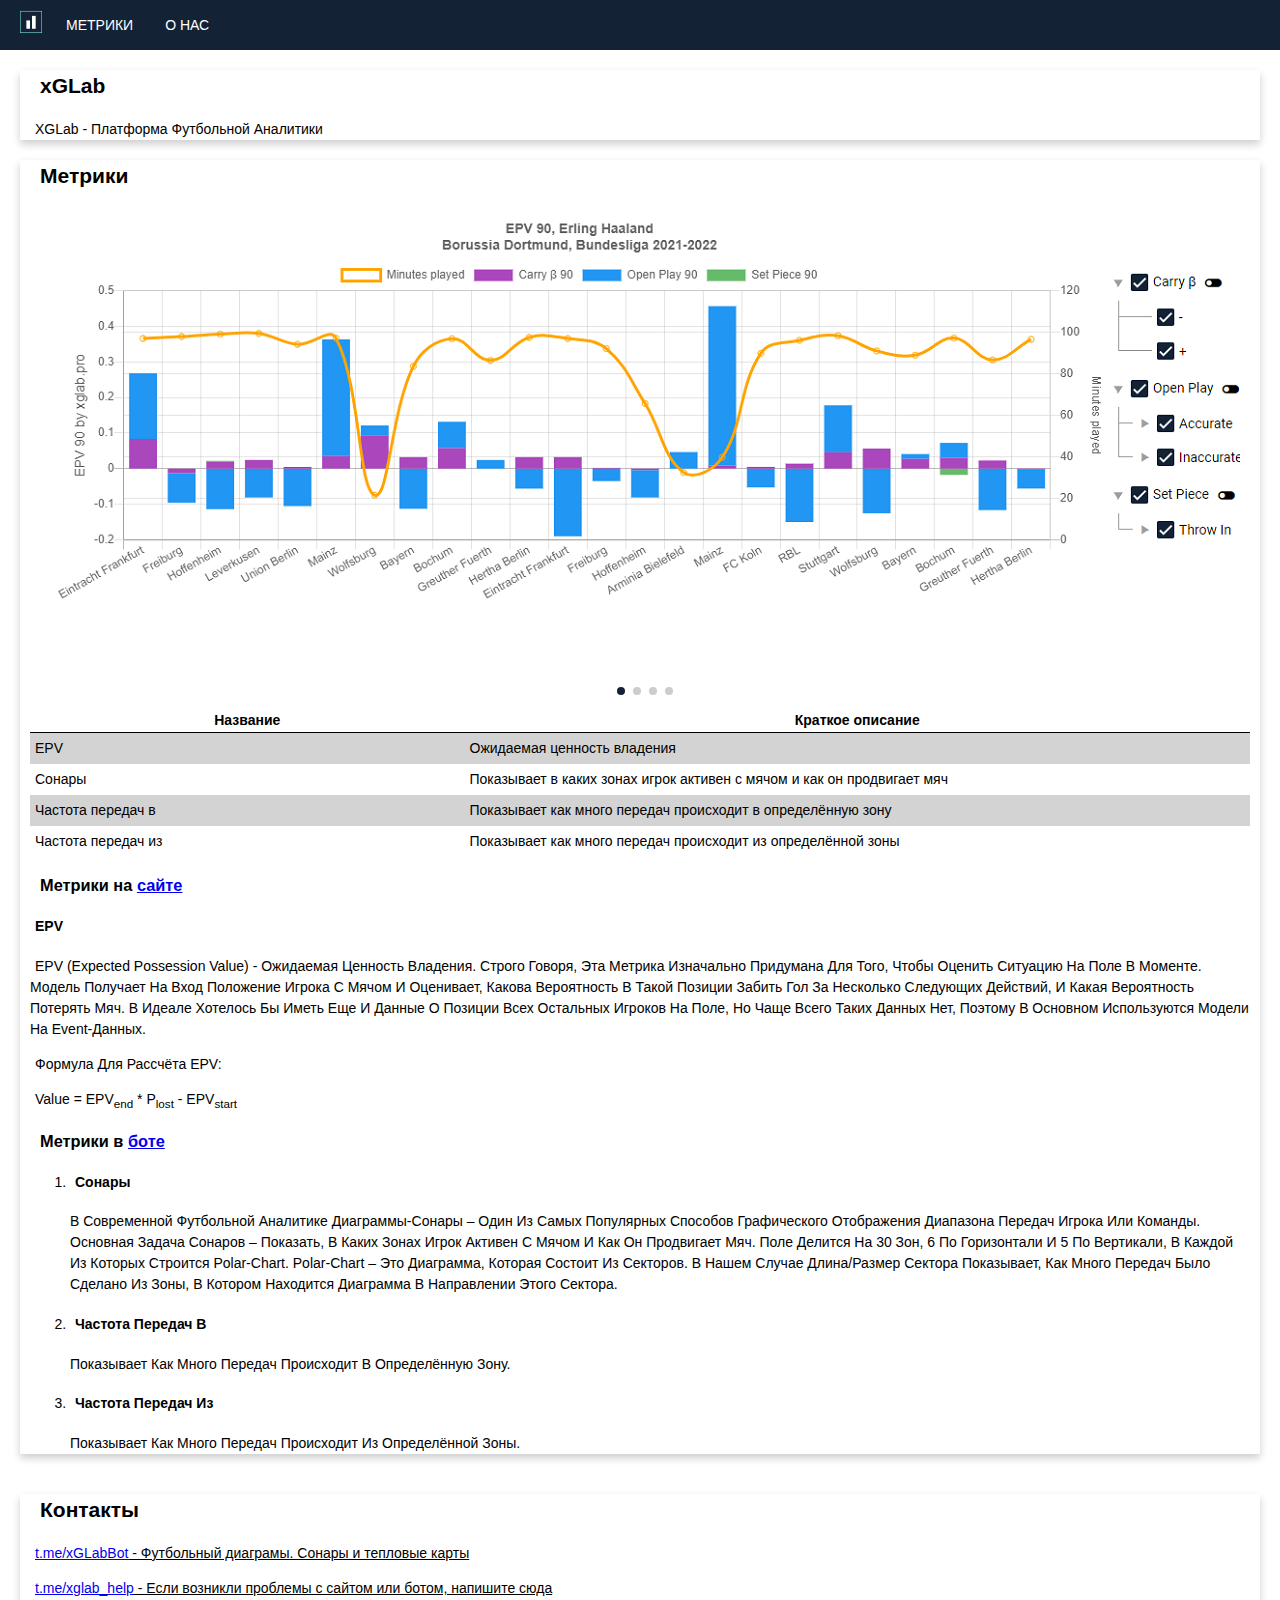
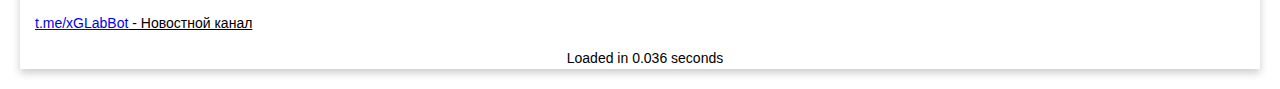
<file: index.html>
<!DOCTYPE html>
<html lang="ru">
<head>
    <meta charset="UTF-8">
    <meta name="viewport" content="width=device-width,initial-scale=1">
    <meta name="description" content="Описание футбольных метрик для платформы xGLab">
    <meta name="Keywords" content="metrics, xglab, XT, EPV, метрики">
    <link rel="shortcut icon" href="Source/Images/logo16x16.png" type="image/png">
    <link rel="stylesheet" href="Source/Styles/Layouts/header.css" type="text/css">
    <link rel="stylesheet" href="Source/Styles/Blocks/text_block.css" type="text/css">
    <link rel="stylesheet" href="Source/Styles/Layouts/base.css" type="text/css">
    <link rel="stylesheet" href="Source/Styles/Layouts/footer.css" type="text/css">
    <link rel="stylesheet" href="Source/Styles/Layouts/main.css" type="text/css">
    <link rel="stylesheet" href="Source/Styles/Images/block_image.css" type="text/css">
    <link rel="stylesheet" href="Source/Styles/Tables/metrics_table.css" type="text/css">
    <link rel="stylesheet" href="Source/Styles/Forms/suggest_metric_form.css" type="text/css">
    <link rel="stylesheet" href="Source/Styles/Swiper/Swiper.css" type="text/css">
    <link rel="stylesheet" href="https://cdn.jsdelivr.net/npm/swiper/swiper-bundle.min.css"/>
    <script src="Source/Scripts/loadTimer.js"></script>
    <script src="Source/Scripts/layout.js"></script>
    <script src="Source/Scripts/activeMenu.js"></script>
    <title>xGLab Metrics</title>
</head>
<body id="body">
<main class="default-main">
    <div class="card">
        <h2>
            <span>xGLab</span>
        </h2>
        <p class="main-text">
            <span>xGLab - платформа футбольной аналитики</span>
        </p>
    </div>
    <div class="card">
        <h2>
            <span>Метрики</span>
        </h2>
        <div class="swiper mySwiper">
            <div class="swiper-wrapper">
                <div class="swiper-slide"><img alt="epv" class="metric_image" src="Source/Images/epv.PNG"></div>
                <div class="swiper-slide"><img alt="zones_to" class="metric_image" src="Source/Images/zones_to.jpg">
                </div>
                <div class="swiper-slide"><img alt="sonar" class="metric_image" src="Source/Images/sonar.jpg"></div>
                <div class="swiper-slide"><img alt="zones_from" class="metric_image" src="Source/Images/zones_from.jpg">
                </div>
            </div>
            <div class="swiper-pagination"></div>
        </div>
        <div class="table_div">
            <table class="metrics_table">
                <thead class="metrics_table_head">
                <tr class="metrics_table_row">
                    <th class="metrics_table_head_col_name">Название</th>
                    <th class="metrics_table_head_col_name">Краткое описание</th>
                </tr>
                </thead>
                <tbody class="metrics_table_body">
                <tr class="metrics_table_row">
                    <td class="metrics_table_field">EPV</td>
                    <td class="metrics_table_field">Ожидаемая ценность владения</td>
                </tr>
                <tr class="metrics_table_row">
                    <td class="metrics_table_field">Сонары</td>
                    <td class="metrics_table_field">Показывает в каких зонах игрок активен с мячом и как он продвигает
                        мяч
                    </td>
                </tr>
                <tr class="metrics_table_row">
                    <td class="metrics_table_field">Частота передач в</td>
                    <td class="metrics_table_field">Показывает как много передач происходит в определённую зону</td>
                </tr>
                <tr class="metrics_table_row">
                    <td class="metrics_table_field">Частота передач из</td>
                    <td class="metrics_table_field">Показывает как много передач происходит из определённой зоны</td>
                </tr>
                </tbody>
            </table>
        </div>
        <h3>
            <span>Метрики на <a target="_blank" href="https://xglab.pro/">сайте</a></span>
        </h3>
        <div class="main-text">
            <h4>
                EPV
            </h4>
            <p>
                <span>
                        EPV (Expected Possession Value) - ожидаемая ценность владения.
                    Строго говоря, эта метрика изначально придумана для того, чтобы оценить ситуацию на поле в моменте.
                    Модель получает на вход положение игрока с мячом и оценивает,
                    какова вероятность в такой позиции забить гол за несколько следующих действий,
                    и какая вероятность потерять мяч.
                    В идеале хотелось бы иметь еще и данные о позиции всех остальных игроков на поле,
                    но чаще всего таких данных нет, поэтому в основном используются модели на Event-данных.
                </span>
            </p>
            <p>
                <span>Формула для рассчёта EPV:</span>
            </p>
            <p>
                <span>value = EPV<sub>end</sub> * P<sub>lost</sub> - EPV<sub>start</sub></span>
            </p>
        </div>
        <h3>
            <span>Метрики в <a target="_blank" href="https://t.me/xGLabBot">боте</a></span>
        </h3>
        <ol class="main-text">
            <li>
                <h4>
                    Сонары
                </h4>
                <span>
                    В современной футбольной аналитике диаграммы-сонары – один из самых популярных способов графического отображения диапазона передач игрока или команды. Основная задача сонаров – показать, в каких зонах игрок активен с мячом и как он продвигает мяч. Поле делится на 30 зон, 6 по горизонтали и 5 по вертикали, в каждой из которых строится polar-chart. Polar-chart – это диаграмма, которая состоит из секторов. В нашем случае длина/размер сектора показывает, как много передач было сделано из зоны, в котором находится диаграмма в направлении этого сектора.
                </span>
            </li>
            <li>
                <h4>
                    Частота передач в
                </h4>
                <span>
                    Показывает как много передач происходит в определённую зону.
                </span>
            </li>
            <li>
                <h4>
                    Частота передач из
                </h4>
                <span>
                    Показывает как много передач происходит из определённой зоны.
                </span>
            </li>
        </ol>
    </div>
</main>
<footer class="default-footer">
    <div class="card">
        <h2>Контакты</h2>
        <p class="footer-text">
            <span>
                <a target="_blank" href="https://t.me/xGLabBot">t.me/xGLabBot</a> - Футбольный диаграмы. Сонары и тепловые карты
            </span>
        </p>
        <p class="footer-text">
            <span>
                <a target="_blank" href="https://t.me/xglab_help">t.me/xglab_help</a> - Если возникли проблемы с сайтом или ботом, напишите сюда
            </span>
        </p>
        <p class="footer-text">
            <span>
                <a target="_blank" href="https://t.me/xGLabBot">t.me/xGLabBot</a> - Новостной канал
            </span>
        </p>
        <p id="load-time"></p>
    </div>
</footer>
<script src="https://cdn.jsdelivr.net/npm/swiper/swiper-bundle.min.js"></script>
<script src="Source/Scripts/initSwiper.js"></script>
</body>
</html>
</file>
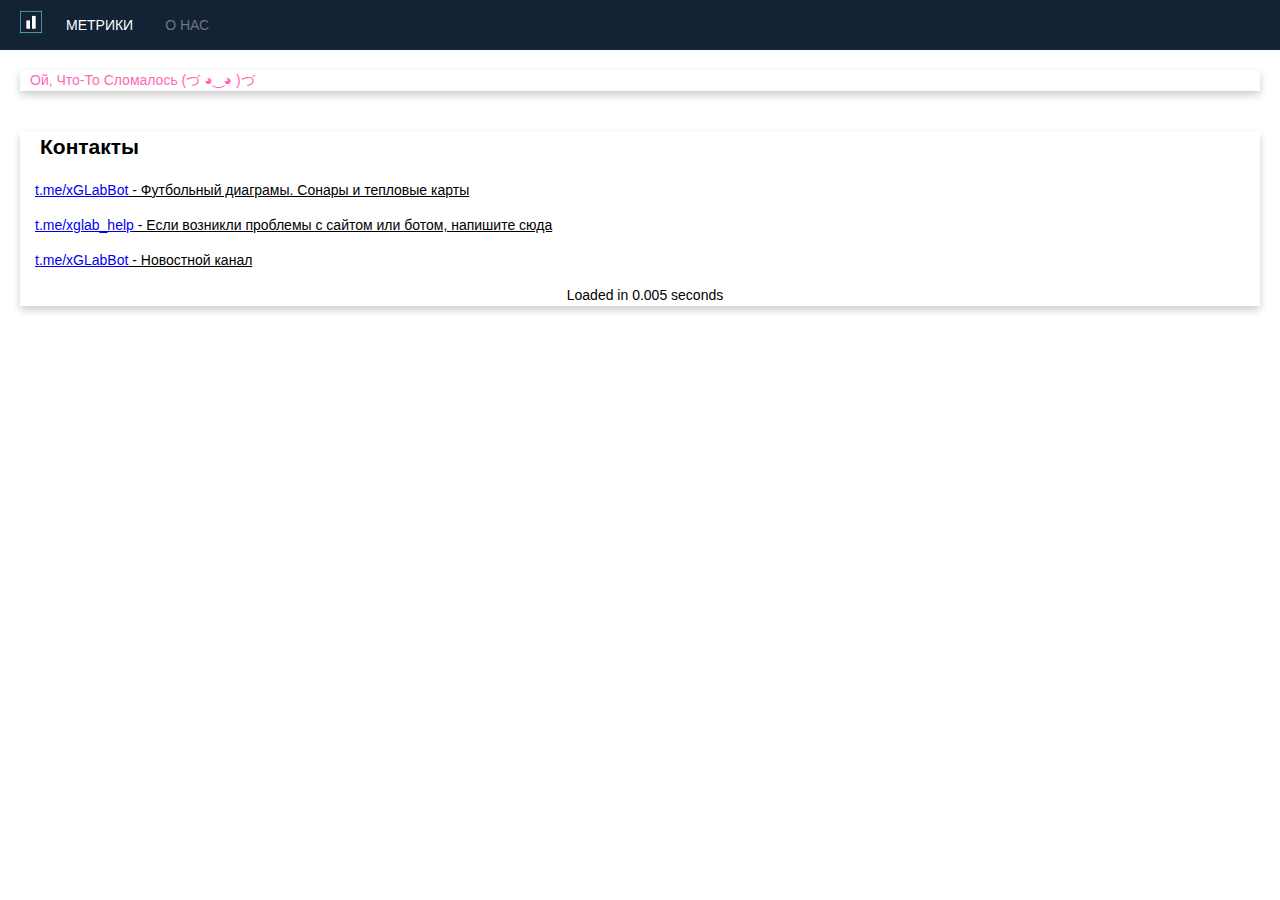
<file: about_us.html>
<!DOCTYPE html>
<html lang="ru">
<head>
    <meta charset="UTF-8">
    <meta name="viewport" content="width=device-width,initial-scale=1">
    <title>About us</title>
    <link rel="shortcut icon" href="Source/Images/logo16x16.png" type="image/png">
    <link rel="stylesheet" href="Source/Styles/Layouts/header.css" type="text/css">
    <link rel="stylesheet" href="Source/Styles/Blocks/text_block.css" type="text/css">
    <link rel="stylesheet" href="Source/Styles/Layouts/base.css" type="text/css">
    <link rel="stylesheet" href="Source/Styles/Layouts/footer.css" type="text/css">
    <link rel="stylesheet" href="Source/Styles/Layouts/main.css" type="text/css">
    <link rel="stylesheet" href="Source/Styles/Images/block_image.css" type="text/css">
    <link rel="stylesheet" href="Source/Styles/Images/loading.css" type="text/css">
    <link rel="stylesheet" href="Source/Styles/Tables/metrics_table.css" type="text/css">

    <script src="Source/Scripts/loadTimer.js"></script>
    <script src="Source/Scripts/layout.js"></script>
    <script src="Source/Scripts/activeMenu.js"></script>
</head>
<body id="body">
<main class="default-main" id="comments">
    <img src="Source/Images/loading.webp" alt="loading" id="loading" class="loading">
</main>
<footer class="default-footer">
    <div class="card">
        <h2>Контакты</h2>
        <p class="footer-text">
            <span>
                <a target="_blank" href="https://t.me/xGLabBot">t.me/xGLabBot</a> - Футбольный диаграмы. Сонары и тепловые карты
            </span>
        </p>
        <p class="footer-text">
            <span>
                <a target="_blank" href="https://t.me/xglab_help">t.me/xglab_help</a> - Если возникли проблемы с сайтом или ботом, напишите сюда
            </span>
        </p>
        <p class="footer-text">
            <span>
                <a target="_blank" href="https://t.me/xGLabBot">t.me/xGLabBot</a> - Новостной канал
            </span>
        </p>
        <p id="load-time"></p>
    </div>
</footer>
<script src="Source/Scripts/comments.js"></script>
</body>
</html>
</file>
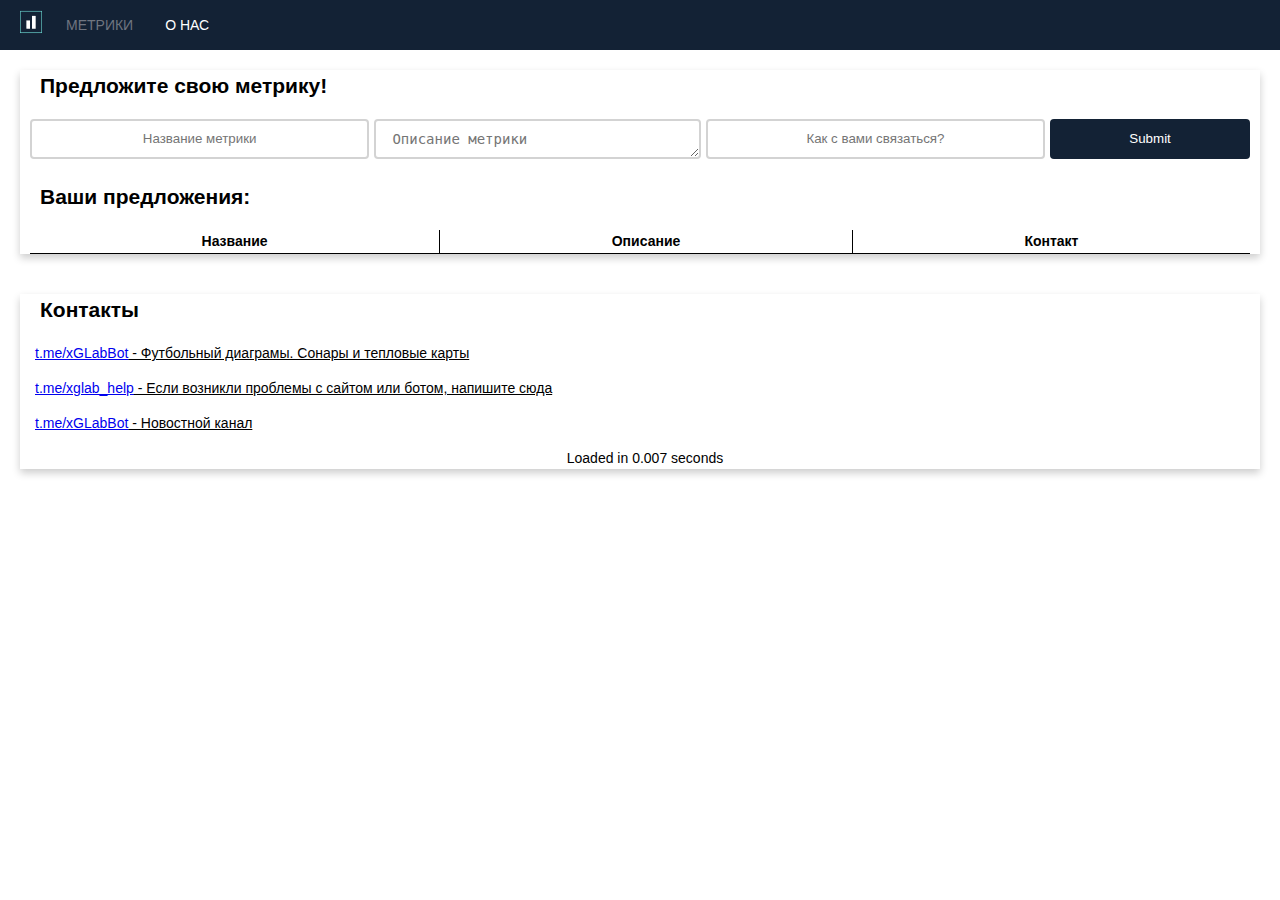
<file: metrics.html>
<!DOCTYPE html>
<html lang="ru">
<head>
    <meta charset="UTF-8">
    <meta name="viewport" content="width=device-width,initial-scale=1">
    <title>Metrics</title>
    <link rel="shortcut icon" href="Source/Images/logo16x16.png" type="image/png">
    <link rel="stylesheet" href="Source/Styles/Layouts/header.css" type="text/css">
    <link rel="stylesheet" href="Source/Styles/Blocks/text_block.css" type="text/css">
    <link rel="stylesheet" href="Source/Styles/Layouts/base.css" type="text/css">
    <link rel="stylesheet" href="Source/Styles/Layouts/footer.css" type="text/css">
    <link rel="stylesheet" href="Source/Styles/Layouts/main.css" type="text/css">
    <link rel="stylesheet" href="Source/Styles/Images/block_image.css" type="text/css">
    <link rel="stylesheet" href="Source/Styles/Tables/suggest_metric.css" type="text/css">
    <link rel="stylesheet" href="Source/Styles/Forms/suggest_metric_form.css" type="text/css">
    <script src="Source/Scripts/loadTimer.js"></script>
    <script src="Source/Scripts/layout.js"></script>
    <script src="Source/Scripts/activeMenu.js"></script>
    <script src="Source/Scripts/suggestMetric.js"></script>
</head>
<body id="body">
<main class="default-main">
    <div class="card">
        <h2>
            <span>Предложите свою метрику!</span>
        </h2>
        <div>
            <form class="suggest-metric-form">
                <label for="metric-name"></label><input type="text" maxlength="50" placeholder="Название метрики" class="text-field box1" id="metric-name">
                <label for="metric-description"></label><textarea placeholder="Описание метрики" rows="1" cols="1" class="textarea-field box2" id="metric-description"></textarea>
                <label for="contact"></label><input type="text" maxlength="50" placeholder="Как с вами связаться?" class="text-field box3" id="contact">
                <input type="submit" class="submit-button box4">
            </form>
        </div>
        <h2>
            <span>Ваши предложения: </span>
        </h2>
        <div>
            <table class="suggest-metric-table">
                <thead class="suggest-metric-head">
                <tr class="suggest-metric-row">
                    <th class="suggest-metric-head-col-name-with-right-line">Название</th>
                    <th class="suggest-metric-head-col-name-with-right-line">Описание</th>
                    <th class="suggest-metric-head-col-name">Контакт</th>
                </tr>
                </thead>
                <tbody class="suggest-metric">
                </tbody>
            </table>
        </div>
    </div>
</main>
<footer class="default-footer">
    <div class="card">
        <h2>Контакты</h2>
        <p class="footer-text">
            <span>
                <a target="_blank" href="https://t.me/xGLabBot">t.me/xGLabBot</a> - Футбольный диаграмы. Сонары и тепловые карты
            </span>
        </p>
        <p class="footer-text">
            <span>
                <a target="_blank" href="https://t.me/xglab_help">t.me/xglab_help</a> - Если возникли проблемы с сайтом или ботом, напишите сюда
            </span>
        </p>
        <p class="footer-text">
            <span>
                <a target="_blank" href="https://t.me/xGLabBot">t.me/xGLabBot</a> - Новостной канал
            </span>
        </p>
        <p id="load-time"></p>
    </div>
</footer>
</body>
</html>
</file>
<file: Source/Styles/Layouts/header.css>
.default-header {
    background-color: #132235;
    padding: 0 12px;
}

.navbar-default {
    box-sizing: inherit;
    background-color: #132235;
    display: flex;
    width: auto;
    min-height: 50px;
    align-items: center;
    text-transform: uppercase;
    position: relative;
}

.navbar-button {
    color: white;
    text-decoration: none;
    border-radius: 4px;
    border: none;
    padding: 10px 16px;
    text-align: center;
    display: inline-block;
    transition-duration: 0.4s;
    cursor: pointer;
}

.navbar-button:hover {
    background-color: #354457;
    border: none;
    display: inline-block;
}
</file>
<file: Source/Styles/Blocks/text_block.css>
.card {
    box-shadow: 0 4px 8px 0 rgba(0, 0, 0, 0.2);
    transition: 0.3s;
    margin: 20px;
    padding-left: 10px;
    padding-right: 10px;
    text-align: left;
    vertical-align: center;
    text-indent: 10px;
    white-space: normal;
}

.comment-card {
    box-shadow: 0 4px 8px 0 rgba(0, 0, 0, 0.2);
    transition: 0.3s;
    margin: 20px;
    padding-left: 10px;
    padding-right: 10px;
    text-align: left;
    vertical-align: center;
    white-space: normal;
}
</file>
<file: Source/Styles/Layouts/base.css>
body {
    padding: 0;
    margin: 0;
    font-family: Roboto, -apple-system, Helvetica Neue, Helvetica, Arial, sans-serif;
    font-size: 14px;
    line-height: 1.5;
    font-weight: 400;
}
</file>
<file: Source/Styles/Layouts/footer.css>
.footer-text {
    text-indent: 5px;
    text-decoration: underline;
}

.default-footer {
    position: absolute;
    width: 100%;
}

#load-time {
    text-align: center;
}
</file>
<file: Source/Styles/Layouts/main.css>
.main-text {
    text-indent: 5px;
    text-transform: capitalize
}

.header-text {
    font-size: 20px;
    margin: 0;
    text-transform: capitalize
}

.contact-text {
    font-size: 10px;
    color: grey;
    margin: 0;
}

.error-text {
    color: hotpink;
    text-transform: capitalize
}
</file>
<file: Source/Styles/Images/block_image.css>
@media screen and (max-width: 1200px) {
    .block-image-container {
        display: none;
    }
}

.block-image-container {
    margin: 0 auto;
    width: auto;
}

.block-image {
    padding: 10px;
    display: inline-grid;
    grid-gap: 5px;
    grid-template-areas:
    "box1 box1 box1 box1 box1 box1"
    "box2 box2 box3 box3 box4 box4";
}

.image_box {
    height: 100%;
    width: 100%;
}

.box1 {
    grid-area: box1;
}

.box2 {
    grid-area: box2;
}

.box3 {
    grid-area: box3;
}

.box4 {
    grid-area: box4;
}
</file>
<file: Source/Styles/Tables/metrics_table.css>
.metrics_table {
    display: grid;
    min-width: 100%;
    border-spacing: 1px;
    grid-template-columns:
        minmax(100px, auto)
        minmax(100px, auto);
}

.metrics_table_head {
    display: contents;
}

.metrics_table_body {
    display: contents;
}

.metrics_table_field {
    padding: 5px;
    text-align: left;
    word-break: break-all;
}

.metrics_table_head_col_name {
    text-align: center;
    border-bottom: 1px solid black;
    word-break: break-all;
}

.metrics_table_row {
    display: contents;
}

.metrics_table_row:nth-of-type(odd) > .metrics_table_field {
    background-color: lightgrey;
}
</file>
<file: Source/Styles/Forms/suggest_metric_form.css>
.submit-button {
    color: white;
    background-color: #132235;
    text-decoration: none;
    border-radius: 4px;
    border: none;
    padding: 10px 16px;
    text-align: center;
    display: inline-block;
    transition-duration: 0.4s;
    cursor: pointer;
    max-height: 40px;
}

.text-field {
    border-radius: 4px;
    padding: 10px 16px;
    text-align: center;
    outline: none;
    transition: 0.4s;
    box-sizing: border-box;
    border: 2px solid lightgrey;
    max-height: 40px;
}

.textarea-field {
    border-radius: 4px;
    padding: 10px 16px;
    min-height: 40px;
    resize: vertical;
    height: auto;
    max-height: 300px;
    min-width: 200px;
    width: auto;
    outline: none;
    transition: 0.4s;
    box-sizing: border-box;
    border: 2px solid lightgrey;
    font-size: 14px;
}

.text-field:focus {
    border-color: #132235;
}

.text-field:-webkit-autofill {
    -webkit-box-shadow: 0 0 0 1000px white inset;
}

.suggest-metric-form{
    min-width: 100%;
    display: grid;
    grid-gap: 5px;
    padding-right: 10px;
    grid-template-areas:
    "box1 box2 box3 box4";
}

@media screen and (max-width: 820px){
    .suggest-metric-form{
        display: grid;
        min-width: 100%;
        margin-bottom: 2px;
        grid-template-areas:
        "box1"
        "box2"
        "box3"
        "box4";
    }

    .text-field{
        margin-bottom: 4px;
    }

    .textarea-field{
        margin-bottom: 4px;
    }
}
</file>
<file: Source/Styles/Images/loading.css>
.loading {
    width: 100px;
    height: 100px;
    display: block;
    margin-left: auto;
    margin-right: auto
}
</file>
<file: Source/Styles/Tables/suggest_metric.css>
.suggest-metric-table {
    display: grid;
    min-width: 100%;
    border-spacing: 1px;
    grid-template-columns:
        minmax(50px, auto)
        minmax(50px, auto)
        minmax(50px, auto);
}

.suggest-metric-head {
    display: contents;
}

.suggest-metric {
    display: contents;
}

.metric-suggest-field {
    padding: 5px;
    text-align: left;
    border-bottom: 1px solid black;
}

.metric-suggest-field-with-right-line {
    padding: 5px;
    text-align: left;
    border-bottom: 1px solid black;
    border-right: 1px solid black;
}

.suggest-metric-head-col-name-with-right-line {
    text-align: center;
    border-bottom: 1px solid black;
    border-right: 1px solid black;
}

.suggest-metric-head-col-name {
    text-align: center;
    border-bottom: 1px solid black;
    border-bottom: 1px solid black;
}

.suggest-metric-row {
    display: contents;
}
</file>
